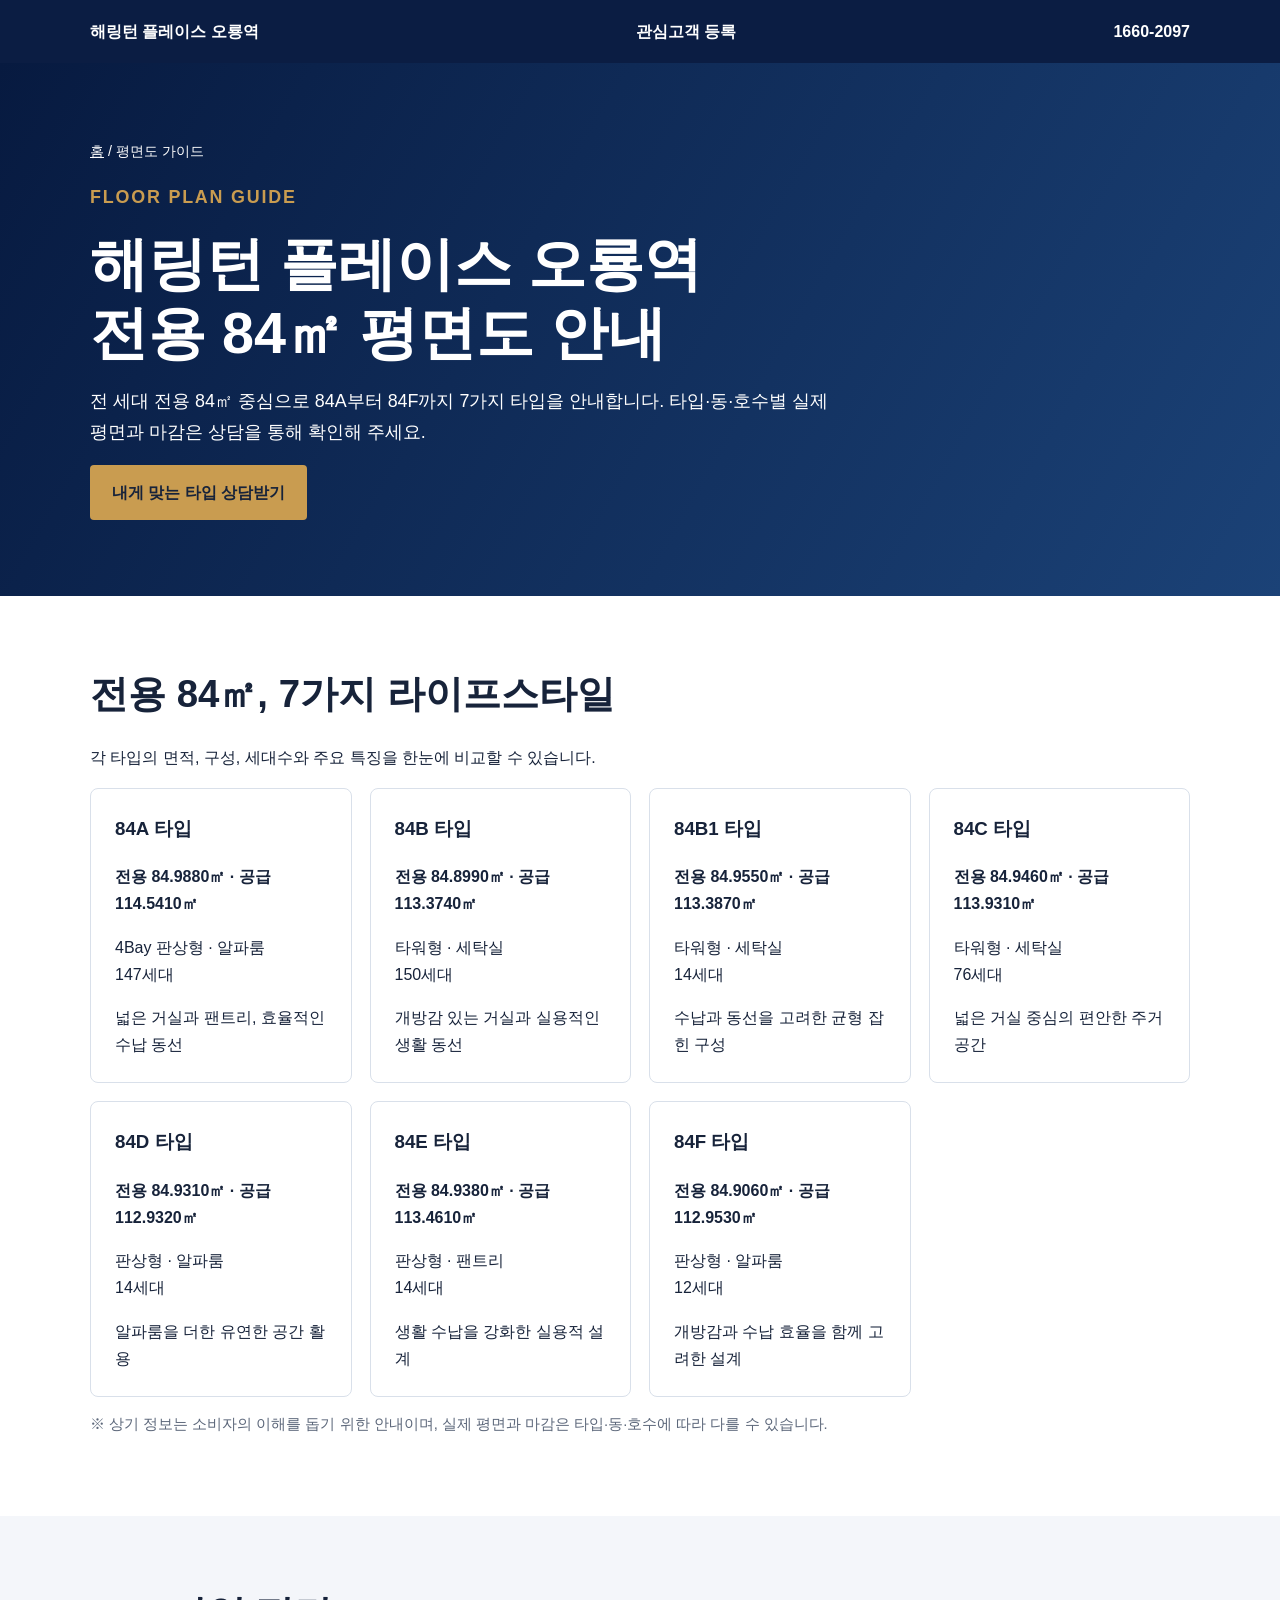
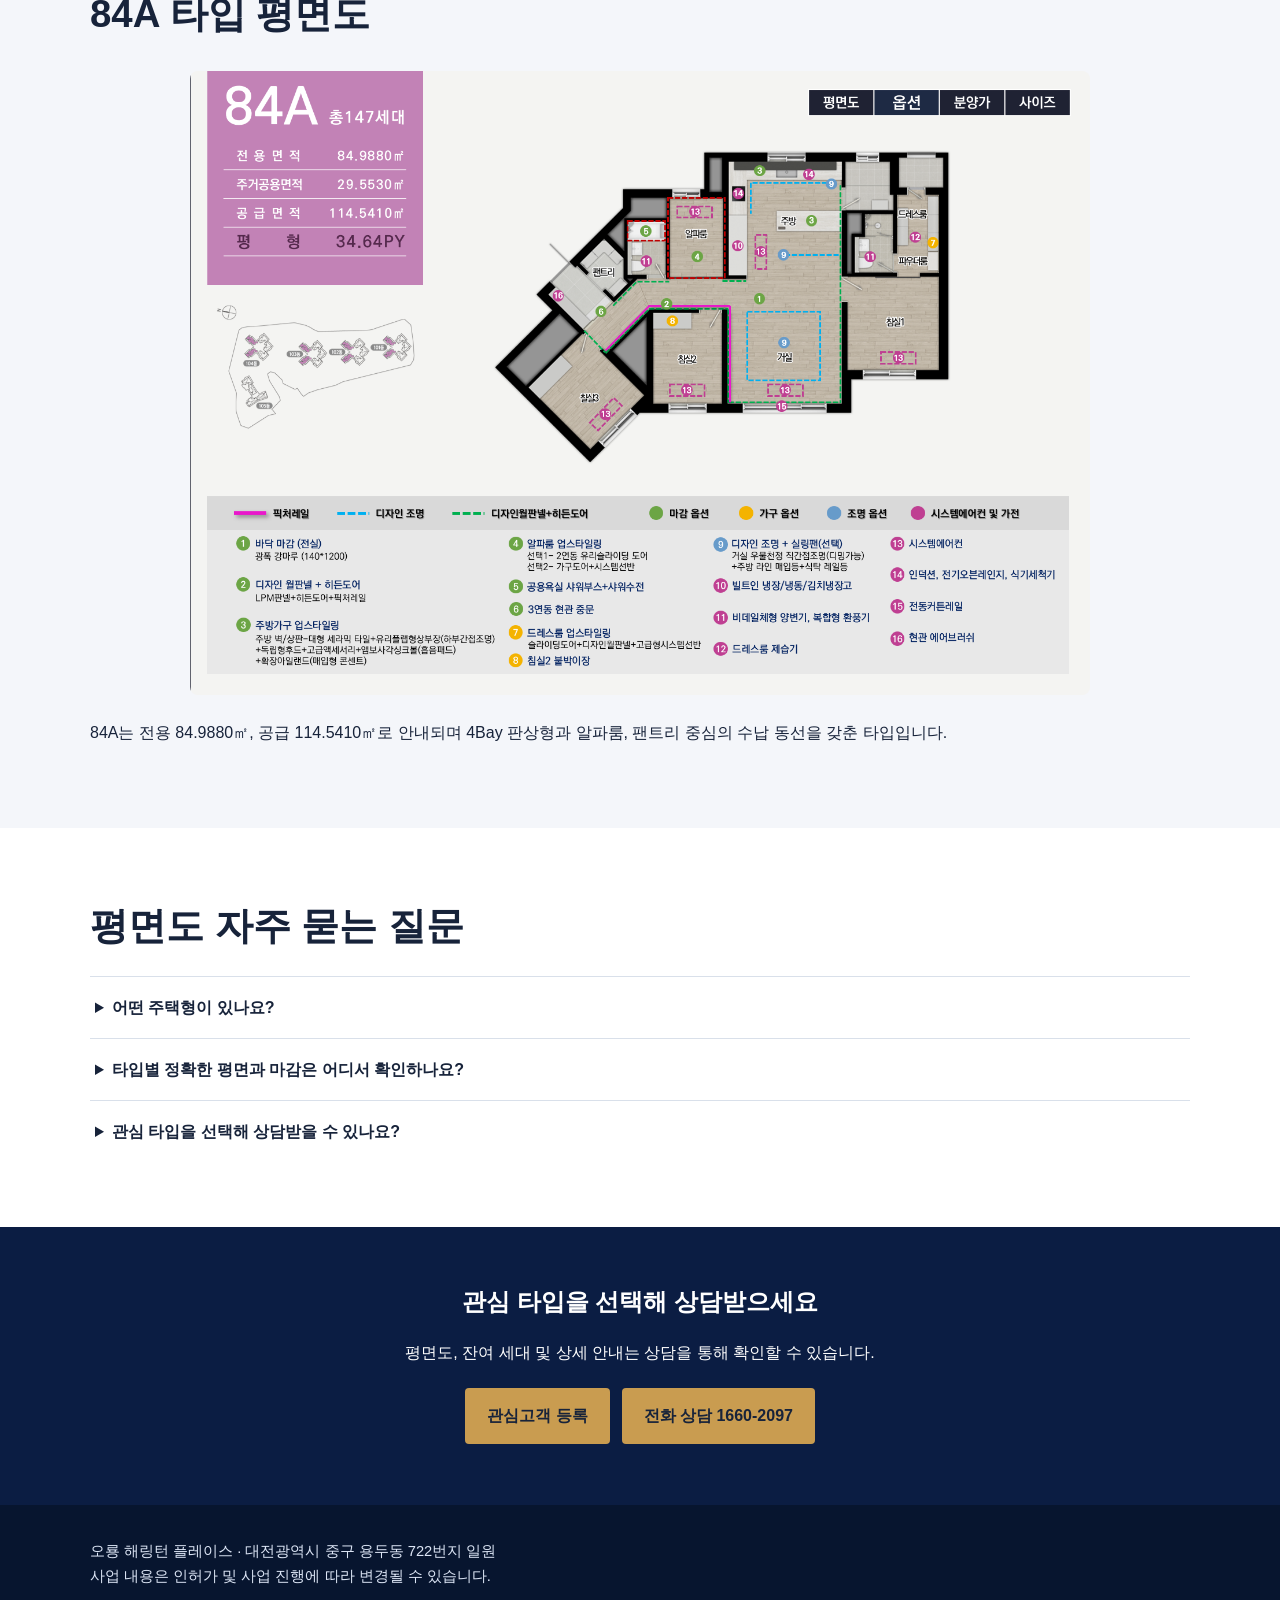
<file: floorplan-guide.html>
<!doctype html><html lang="ko"><head><meta charset="UTF-8"><meta name="viewport" content="width=device-width,initial-scale=1.0"><meta name="description" content="해링턴 플레이스 오룡역의 전용 84㎡ 평면도와 84A·84B·84B1·84C·84D·84E·84F 타입별 구성, 세대수, 특징을 확인하세요."><meta name="robots" content="index,follow,max-image-preview:large"><link rel="canonical" href="https://www.apt-model-house.com/floorplan-guide.html"><meta property="og:type" content="website"><meta property="og:locale" content="ko_KR"><meta property="og:title" content="해링턴 플레이스 오룡역 평면도 | 전용 84㎡ 7가지 타입"><meta property="og:description" content="전용 84㎡ 중심 7가지 타입의 구성과 특징을 확인하세요."><meta property="og:url" content="https://www.apt-model-house.com/floorplan-guide.html"><title>해링턴 플레이스 오룡역 평면도 | 전용 84㎡ 7가지 타입</title><script async src="https://www.googletagmanager.com/gtag/js?id=G-LRDB8XV9TQ"></script><script>window.dataLayer=window.dataLayer||[];function gtag(){dataLayer.push(arguments)}gtag('js',new Date());gtag('config','G-LRDB8XV9TQ');</script><script type="application/ld+json">{"@context":"https://schema.org","@type":"WebPage","name":"해링턴 플레이스 오룡역 평면도","url":"https://www.apt-model-house.com/floorplan-guide.html","inLanguage":"ko-KR","about":{"@type":"ApartmentComplex","name":"해링턴 플레이스 오룡역"}}</script><style>body{margin:0;font-family:Arial,"Noto Sans KR",sans-serif;color:#17233a;line-height:1.7}a{color:inherit}.shell{width:min(1100px,calc(100% - 40px));margin:auto}.site-header{background:#0b1d43;color:#fff;padding:18px 0}.nav{display:flex;gap:20px;align-items:center;justify-content:space-between;flex-wrap:wrap}.nav a{text-decoration:none;font-weight:700}.hero{background:linear-gradient(120deg,#071a40,#1b4277);color:#fff;padding:76px 0}.eyebrow{color:#c99c50;font-weight:800;letter-spacing:.1em}.hero h1{font-size:clamp(2rem,5vw,3.6rem);line-height:1.2;margin:10px 0}.hero p{max-width:760px;font-size:1.12rem}.button{display:inline-block;background:#c99c50;color:#17233a;text-decoration:none;font-weight:800;padding:14px 22px;border-radius:4px}.section{padding:65px 0}.section.alt{background:#f4f6fa}.section h2{font-size:clamp(1.7rem,3vw,2.4rem);margin:0 0 18px}.grid{display:grid;grid-template-columns:repeat(auto-fit,minmax(235px,1fr));gap:18px}.card{border:1px solid #d9e0ea;background:#fff;padding:24px;border-radius:8px}.card h3{margin-top:0}.card p{margin-bottom:0}.facts{display:grid;grid-template-columns:repeat(auto-fit,minmax(180px,1fr));gap:14px;margin:24px 0}.fact{background:#fff;border-left:4px solid #c99c50;padding:14px}.faq details{border-top:1px solid #d9e0ea;padding:17px 5px}.faq summary{font-weight:800;cursor:pointer}.notice{color:#5d687b;font-size:.92rem}.cta{background:#0b1d43;color:#fff;text-align:center;padding:55px 0}.cta h2{margin:0 0 14px}.cta a{margin:6px}.footer{background:#07152f;color:#dce5f5;padding:34px 0;font-size:.92rem}.breadcrumbs{font-size:.9rem;margin-bottom:18px}.image{display:block;width:100%;max-width:900px;margin:24px auto;border-radius:8px}@media(max-width:600px){.hero{padding:52px 0}.section{padding:48px 0}}</style></head><body><header class="site-header"><div class="shell nav"><a href="/">해링턴 플레이스 오룡역</a><a href="/#register">관심고객 등록</a><a href="tel:16602097">1660-2097</a></div></header><main><section class="hero"><div class="shell"><div class="breadcrumbs"><a href="/">홈</a> / 평면도 가이드</div><p class="eyebrow">FLOOR PLAN GUIDE</p><h1>해링턴 플레이스 오룡역<br>전용 84㎡ 평면도 안내</h1><p>전 세대 전용 84㎡ 중심으로 84A부터 84F까지 7가지 타입을 안내합니다. 타입·동·호수별 실제 평면과 마감은 상담을 통해 확인해 주세요.</p><a class="button" href="/#register">내게 맞는 타입 상담받기</a></div></section><section class="section"><div class="shell"><h2>전용 84㎡, 7가지 라이프스타일</h2><p>각 타입의 면적, 구성, 세대수와 주요 특징을 한눈에 비교할 수 있습니다.</p><div class="grid"><article class="card"><h3>84A 타입</h3><p><strong>전용 84.9880㎡ · 공급 114.5410㎡</strong></p><p>4Bay 판상형 · 알파룸<br>147세대</p><p>넓은 거실과 팬트리, 효율적인 수납 동선</p></article><article class="card"><h3>84B 타입</h3><p><strong>전용 84.8990㎡ · 공급 113.3740㎡</strong></p><p>타워형 · 세탁실<br>150세대</p><p>개방감 있는 거실과 실용적인 생활 동선</p></article><article class="card"><h3>84B1 타입</h3><p><strong>전용 84.9550㎡ · 공급 113.3870㎡</strong></p><p>타워형 · 세탁실<br>14세대</p><p>수납과 동선을 고려한 균형 잡힌 구성</p></article><article class="card"><h3>84C 타입</h3><p><strong>전용 84.9460㎡ · 공급 113.9310㎡</strong></p><p>타워형 · 세탁실<br>76세대</p><p>넓은 거실 중심의 편안한 주거공간</p></article><article class="card"><h3>84D 타입</h3><p><strong>전용 84.9310㎡ · 공급 112.9320㎡</strong></p><p>판상형 · 알파룸<br>14세대</p><p>알파룸을 더한 유연한 공간 활용</p></article><article class="card"><h3>84E 타입</h3><p><strong>전용 84.9380㎡ · 공급 113.4610㎡</strong></p><p>판상형 · 팬트리<br>14세대</p><p>생활 수납을 강화한 실용적 설계</p></article><article class="card"><h3>84F 타입</h3><p><strong>전용 84.9060㎡ · 공급 112.9530㎡</strong></p><p>판상형 · 알파룸<br>12세대</p><p>개방감과 수납 효율을 함께 고려한 설계</p></article></div><p class="notice">※ 상기 정보는 소비자의 이해를 돕기 위한 안내이며, 실제 평면과 마감은 타입·동·호수에 따라 다를 수 있습니다.</p></div></section><section class="section alt"><div class="shell"><h2>84A 타입 평면도</h2><img class="image" src="/floorplan-84a.png" alt="해링턴 플레이스 오룡역 84A 타입 평면도"><p>84A는 전용 84.9880㎡, 공급 114.5410㎡로 안내되며 4Bay 판상형과 알파룸, 팬트리 중심의 수납 동선을 갖춘 타입입니다.</p></div></section><section class="section faq"><div class="shell"><h2>평면도 자주 묻는 질문</h2><details><summary>어떤 주택형이 있나요?</summary><p>전용 84㎡ 중심으로 84A, 84B, 84B1, 84C, 84D, 84E, 84F 타입을 안내합니다.</p></details><details><summary>타입별 정확한 평면과 마감은 어디서 확인하나요?</summary><p>실제 평면과 마감은 타입·동·호수에 따라 다를 수 있으므로 관심고객 등록 후 상담으로 확인해 주세요.</p></details><details><summary>관심 타입을 선택해 상담받을 수 있나요?</summary><p>홈페이지 관심고객 등록에서 관심 주택형을 선택해 상담을 신청할 수 있습니다.</p></details></div></section><section class="cta"><div class="shell"><h2>관심 타입을 선택해 상담받으세요</h2><p>평면도, 잔여 세대 및 상세 안내는 상담을 통해 확인할 수 있습니다.</p><a class="button" href="/#register">관심고객 등록</a><a class="button" href="tel:16602097">전화 상담 1660-2097</a></div></section></main><footer class="footer"><div class="shell">오룡 해링턴 플레이스 · 대전광역시 중구 용두동 722번지 일원<br>사업 내용은 인허가 및 사업 진행에 따라 변경될 수 있습니다.</div></footer></body></html>
</file>
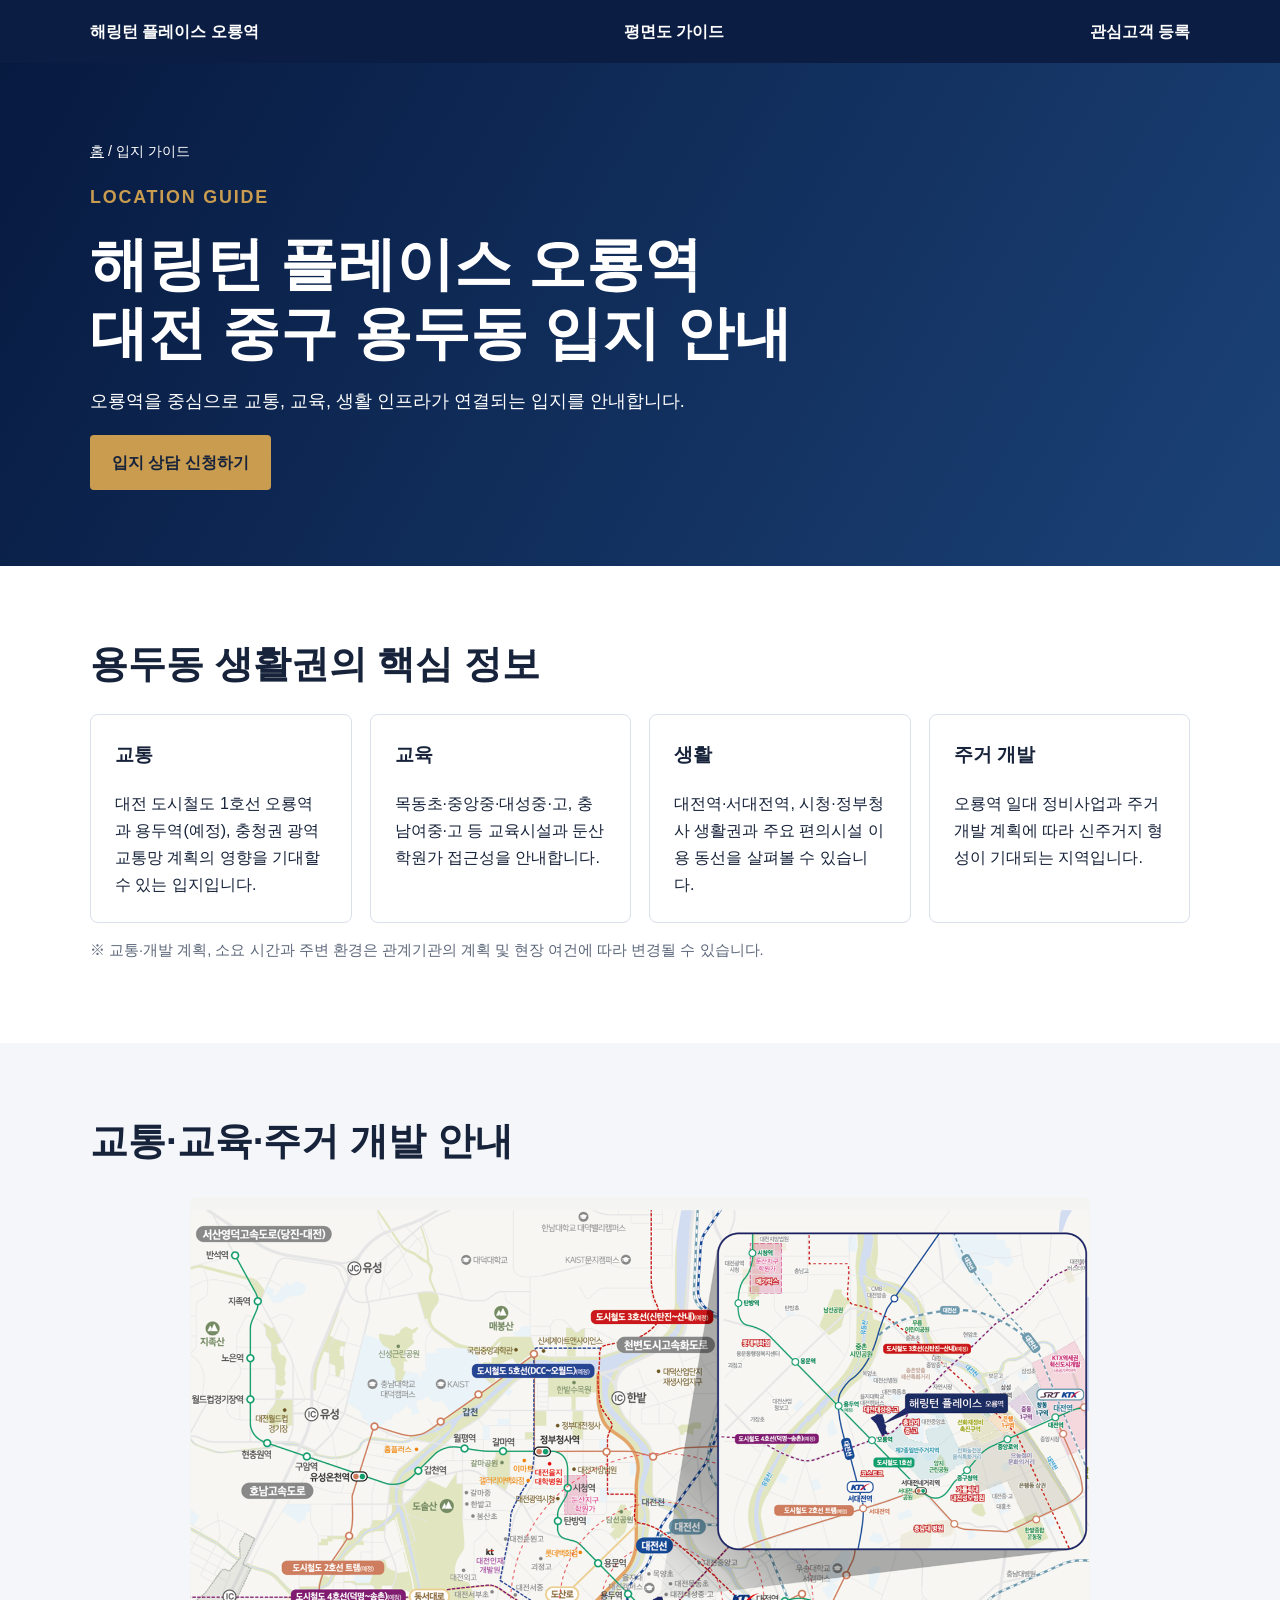
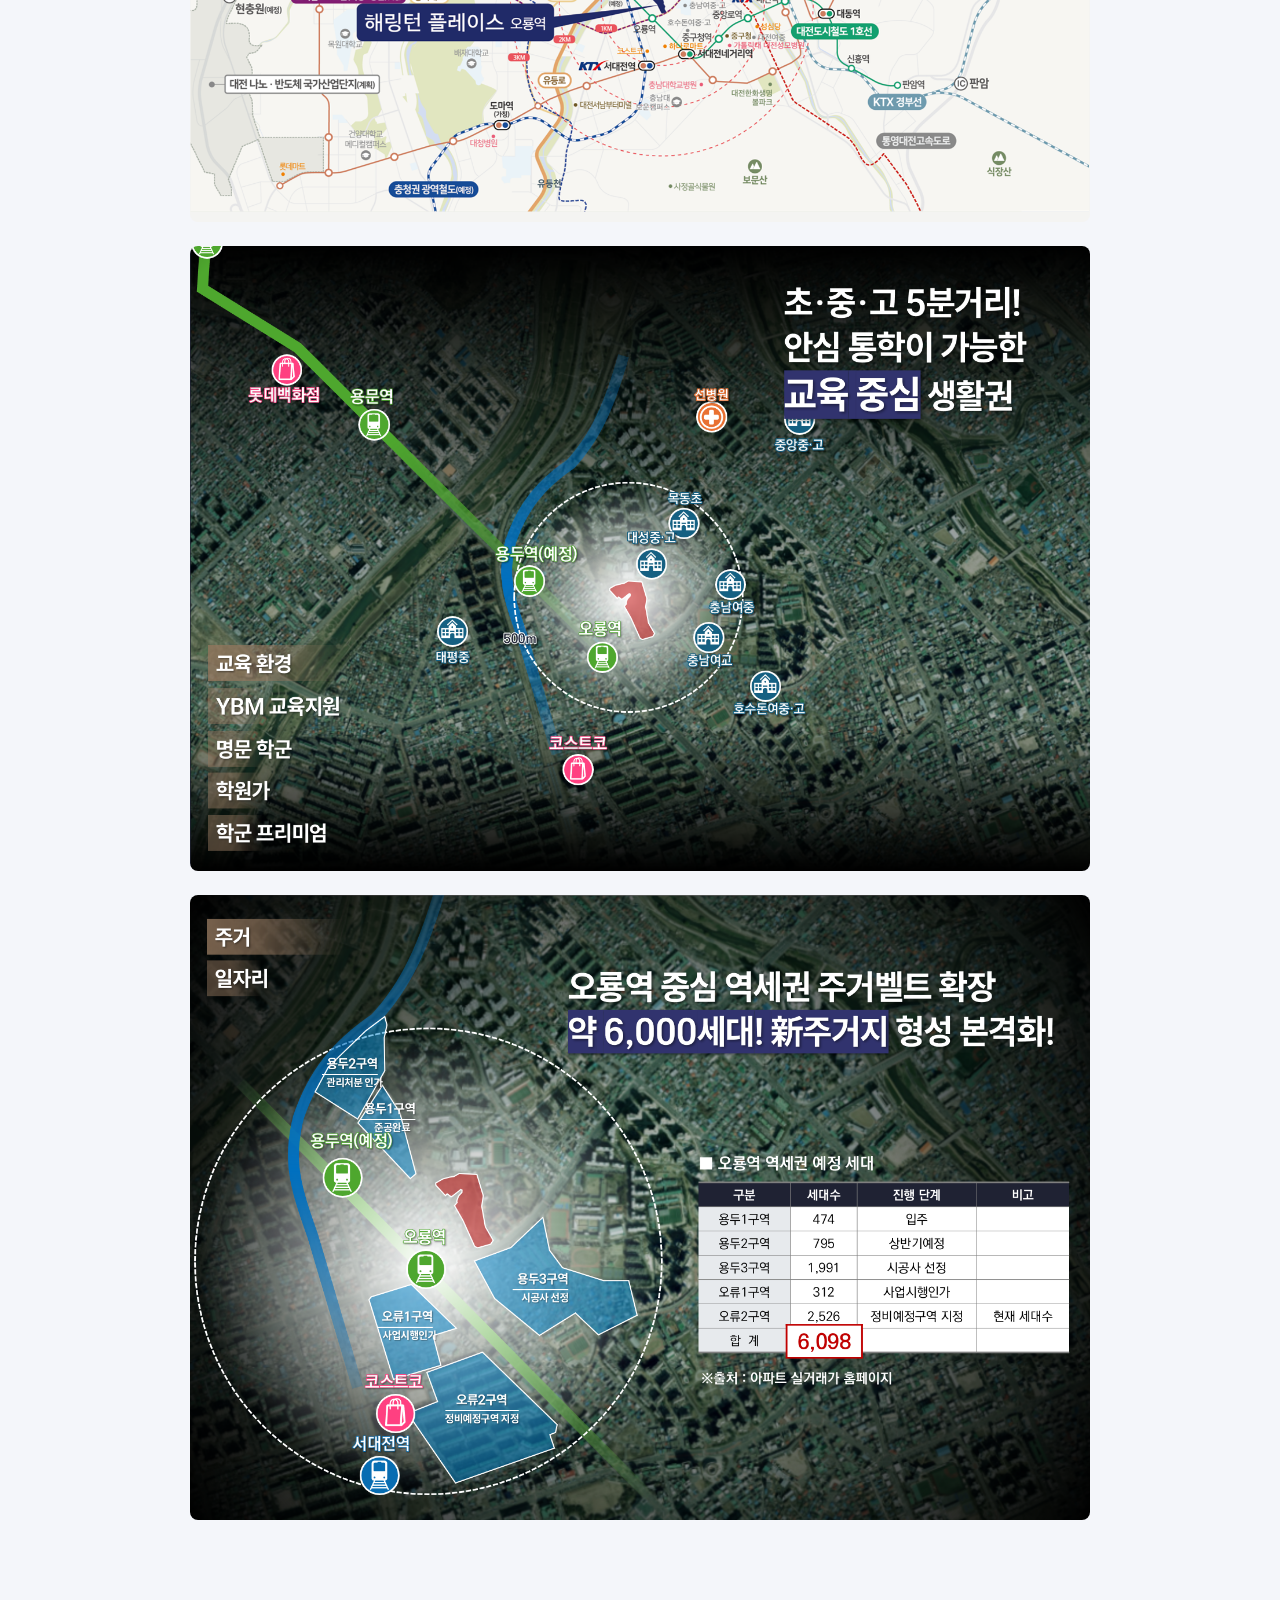
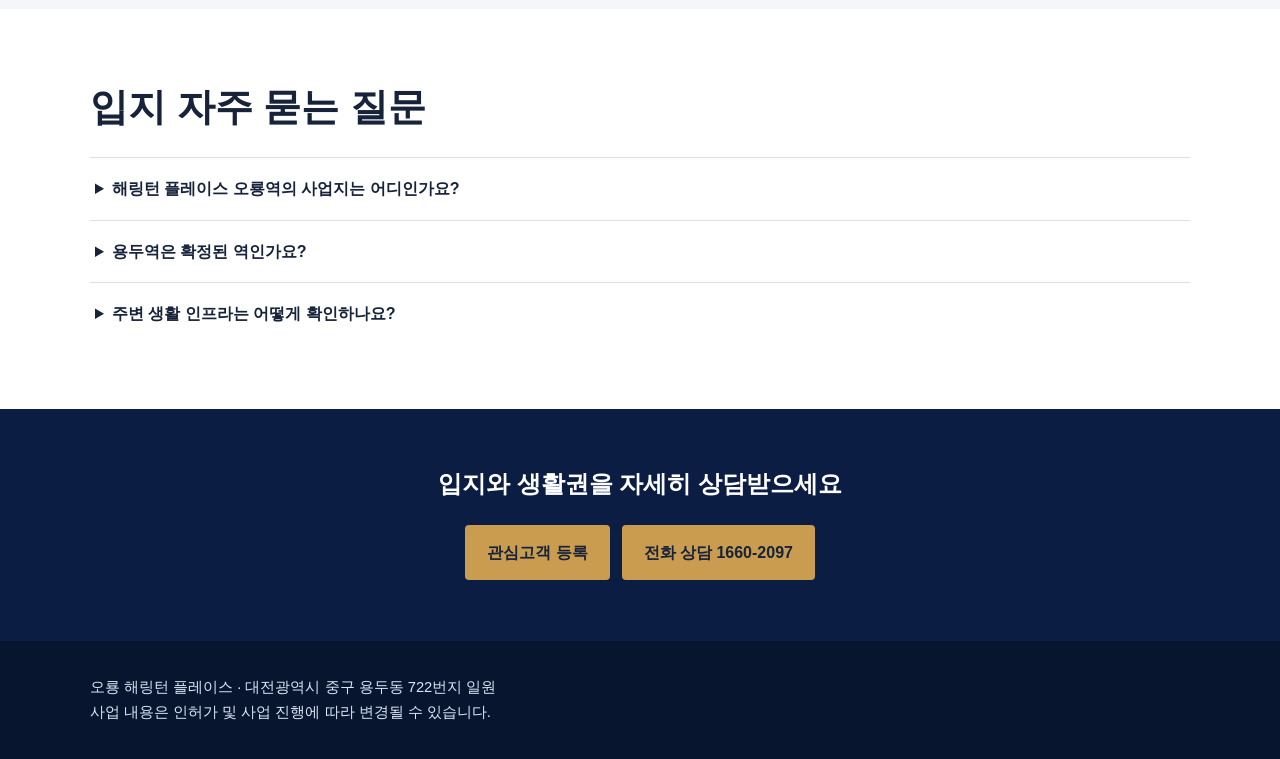
<file: location-guide.html>
<!doctype html><html lang="ko"><head><meta charset="UTF-8"><meta name="viewport" content="width=device-width,initial-scale=1.0"><meta name="description" content="대전 중구 용두동 해링턴 플레이스 오룡역의 교통, 교육, 생활 인프라와 오룡역 일대 주거 개발 계획을 확인하세요."><meta name="robots" content="index,follow,max-image-preview:large"><link rel="canonical" href="https://www.apt-model-house.com/location-guide.html"><meta property="og:type" content="website"><meta property="og:locale" content="ko_KR"><meta property="og:title" content="해링턴 플레이스 오룡역 입지 | 대전 중구 용두동 아파트"><meta property="og:description" content="오룡역 중심의 교통·교육·생활 인프라를 확인하세요."><meta property="og:url" content="https://www.apt-model-house.com/location-guide.html"><title>해링턴 플레이스 오룡역 입지 | 대전 중구 용두동 아파트</title><script async src="https://www.googletagmanager.com/gtag/js?id=G-LRDB8XV9TQ"></script><script>window.dataLayer=window.dataLayer||[];function gtag(){dataLayer.push(arguments)}gtag('js',new Date());gtag('config','G-LRDB8XV9TQ');</script><script type="application/ld+json">{"@context":"https://schema.org","@type":"WebPage","name":"해링턴 플레이스 오룡역 입지 안내","url":"https://www.apt-model-house.com/location-guide.html","inLanguage":"ko-KR","about":{"@type":"Place","name":"대전광역시 중구 용두동"}}</script><style>body{margin:0;font-family:Arial,"Noto Sans KR",sans-serif;color:#17233a;line-height:1.7}a{color:inherit}.shell{width:min(1100px,calc(100% - 40px));margin:auto}.site-header{background:#0b1d43;color:#fff;padding:18px 0}.nav{display:flex;gap:20px;align-items:center;justify-content:space-between;flex-wrap:wrap}.nav a{text-decoration:none;font-weight:700}.hero{background:linear-gradient(120deg,#071a40,#1b4277);color:#fff;padding:76px 0}.eyebrow{color:#c99c50;font-weight:800;letter-spacing:.1em}.hero h1{font-size:clamp(2rem,5vw,3.6rem);line-height:1.2;margin:10px 0}.hero p{max-width:760px;font-size:1.12rem}.button{display:inline-block;background:#c99c50;color:#17233a;text-decoration:none;font-weight:800;padding:14px 22px;border-radius:4px}.section{padding:65px 0}.section.alt{background:#f4f6fa}.section h2{font-size:clamp(1.7rem,3vw,2.4rem);margin:0 0 18px}.grid{display:grid;grid-template-columns:repeat(auto-fit,minmax(235px,1fr));gap:18px}.card{border:1px solid #d9e0ea;background:#fff;padding:24px;border-radius:8px}.card h3{margin-top:0}.card p{margin-bottom:0}.facts{display:grid;grid-template-columns:repeat(auto-fit,minmax(180px,1fr));gap:14px;margin:24px 0}.fact{background:#fff;border-left:4px solid #c99c50;padding:14px}.faq details{border-top:1px solid #d9e0ea;padding:17px 5px}.faq summary{font-weight:800;cursor:pointer}.notice{color:#5d687b;font-size:.92rem}.cta{background:#0b1d43;color:#fff;text-align:center;padding:55px 0}.cta h2{margin:0 0 14px}.cta a{margin:6px}.footer{background:#07152f;color:#dce5f5;padding:34px 0;font-size:.92rem}.breadcrumbs{font-size:.9rem;margin-bottom:18px}.image{display:block;width:100%;max-width:900px;margin:24px auto;border-radius:8px}@media(max-width:600px){.hero{padding:52px 0}.section{padding:48px 0}}</style></head><body><header class="site-header"><div class="shell nav"><a href="/">해링턴 플레이스 오룡역</a><a href="/floorplan-guide.html">평면도 가이드</a><a href="/#register">관심고객 등록</a></div></header><main><section class="hero"><div class="shell"><div class="breadcrumbs"><a href="/">홈</a> / 입지 가이드</div><p class="eyebrow">LOCATION GUIDE</p><h1>해링턴 플레이스 오룡역<br>대전 중구 용두동 입지 안내</h1><p>오룡역을 중심으로 교통, 교육, 생활 인프라가 연결되는 입지를 안내합니다.</p><a class="button" href="/#register">입지 상담 신청하기</a></div></section><section class="section"><div class="shell"><h2>용두동 생활권의 핵심 정보</h2><div class="grid"><article class="card"><h3>교통</h3><p>대전 도시철도 1호선 오룡역과 용두역(예정), 충청권 광역교통망 계획의 영향을 기대할 수 있는 입지입니다.</p></article><article class="card"><h3>교육</h3><p>목동초·중앙중·대성중·고, 충남여중·고 등 교육시설과 둔산 학원가 접근성을 안내합니다.</p></article><article class="card"><h3>생활</h3><p>대전역·서대전역, 시청·정부청사 생활권과 주요 편의시설 이용 동선을 살펴볼 수 있습니다.</p></article><article class="card"><h3>주거 개발</h3><p>오룡역 일대 정비사업과 주거 개발 계획에 따라 신주거지 형성이 기대되는 지역입니다.</p></article></div><p class="notice">※ 교통·개발 계획, 소요 시간과 주변 환경은 관계기관의 계획 및 현장 여건에 따라 변경될 수 있습니다.</p></div></section><section class="section alt"><div class="shell"><h2>교통·교육·주거 개발 안내</h2><img class="image" src="/location-transit-map.png" alt="오룡역 광역 교통망 안내"><img class="image" src="/location-education.png" alt="오룡역 교육 환경 안내"><img class="image" src="/location-development.png" alt="오룡역 주거벨트 개발 안내"></div></section><section class="section faq"><div class="shell"><h2>입지 자주 묻는 질문</h2><details><summary>해링턴 플레이스 오룡역의 사업지는 어디인가요?</summary><p>대전광역시 중구 용두동 722번지 일원입니다.</p></details><details><summary>용두역은 확정된 역인가요?</summary><p>용두역과 광역교통망 관련 내용은 관계기관 계획을 기준으로 한 안내이며, 사업 진행에 따라 변경될 수 있습니다.</p></details><details><summary>주변 생활 인프라는 어떻게 확인하나요?</summary><p>실제 이용 동선과 주변 환경은 현장 상담을 통해 확인해 주세요.</p></details></div></section><section class="cta"><div class="shell"><h2>입지와 생활권을 자세히 상담받으세요</h2><a class="button" href="/#register">관심고객 등록</a><a class="button" href="tel:16602097">전화 상담 1660-2097</a></div></section></main><footer class="footer"><div class="shell">오룡 해링턴 플레이스 · 대전광역시 중구 용두동 722번지 일원<br>사업 내용은 인허가 및 사업 진행에 따라 변경될 수 있습니다.</div></footer></body></html>
</file>
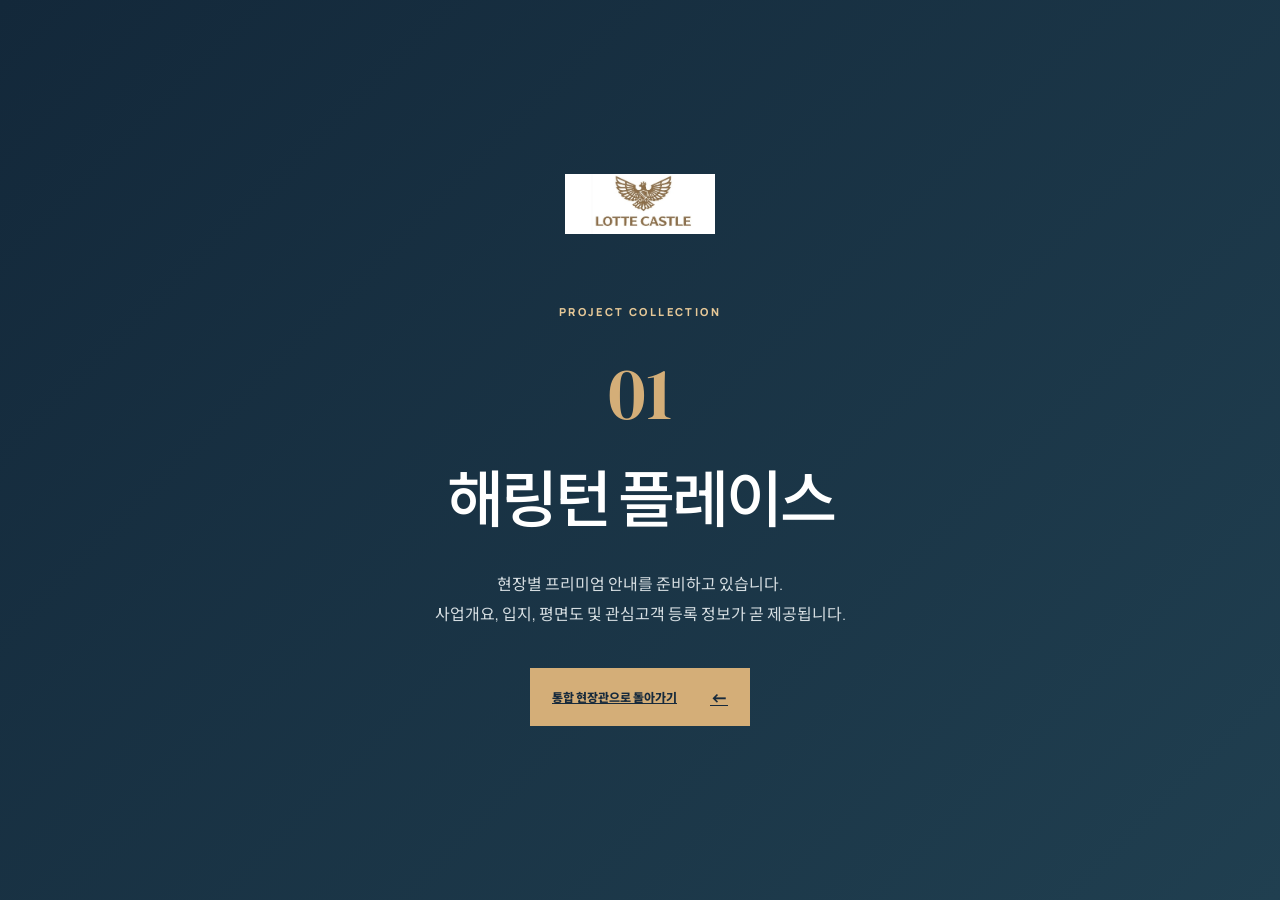
<file: project-preview.html>
<!doctype html>
<html lang="ko">
  <head>
    <meta charset="UTF-8" />
    <meta name="viewport" content="width=device-width, initial-scale=1.0" />
    <meta name="naver-site-verification" content="2960b978957e0ba2cbdfbfed275e03e70eb4bf20" />
    <!-- Google tag (gtag.js) -->
    <script async src="https://www.googletagmanager.com/gtag/js?id=G-44HCBXSR18"></script>
    <script>
      window.dataLayer = window.dataLayer || [];
      function gtag(){dataLayer.push(arguments);}
      gtag('js', new Date());
      gtag('config', 'G-44HCBXSR18');
    </script>
    <title>PROJECT COLLECTION</title>
    <link rel="preconnect" href="https://fonts.googleapis.com" />
    <link rel="preconnect" href="https://fonts.gstatic.com" crossorigin />
    <link href="https://fonts.googleapis.com/css2?family=DM+Serif+Display:ital@0;1&family=Manrope:wght@400;500;600;700;800&family=Noto+Sans+KR:wght@400;500;600;700;800&display=swap" rel="stylesheet" />
    <style>:root{--ink:#172a3c;--gold:#d4ae78;--cream:#f5f1eb}*{box-sizing:border-box}body{min-height:100vh;margin:0;background:linear-gradient(135deg,#13283a,#203f50);color:white;font-family:Manrope,"Noto Sans KR",sans-serif;display:grid;place-items:center;padding:30px}.wrap{width:min(840px,100%);text-align:center}.logo{display:block;width:150px;height:60px;margin:0 auto 70px;background:#fff url("lotte-castle-logo.jpg") center/contain no-repeat}.eyebrow{color:#e6c897;font-size:11px;font-weight:800;letter-spacing:2.4px}.number{font:75px "DM Serif Display",serif;color:var(--gold);margin:22px 0 6px}.name{font-size:clamp(37px,6vw,62px);font-weight:500;letter-spacing:-3px;margin:0}.copy{line-height:1.9;color:#d5dde1;margin:28px 0 39px}.button{display:inline-flex;align-items:center;gap:33px;padding:17px 22px;background:var(--gold);color:var(--ink);font-size:12px;font-weight:800}.button span{font-size:18px}@media(max-width:600px){.logo{margin-bottom:45px}.number{font-size:60px}.name{letter-spacing:-2px}.copy{font-size:13px}}</style>
  </head>
  <body>
    <main class="wrap"><a class="logo" href="index.html" aria-label="통합 현장관으로 돌아가기"></a><p class="eyebrow">PROJECT COLLECTION</p><div class="number" id="number">01</div><h1 class="name" id="name">해링턴 플레이스</h1><p class="copy">현장별 프리미엄 안내를 준비하고 있습니다.<br />사업개요, 입지, 평면도 및 관심고객 등록 정보가 곧 제공됩니다.</p><a class="button" href="index.html">통합 현장관으로 돌아가기 <span>←</span></a></main><script>const data={haerington:['01','해링턴 플레이스'],sujain:['03','문화공원 수자인'],thesharp:['04','관저동 더샵'],lepied:['05','르피에드']};const selected=data[new URLSearchParams(location.search).get('site')]||data.haerington;document.querySelector('#number').textContent=selected[0];document.querySelector('#name').textContent=selected[1];document.title=selected[1]+' | PROJECT COLLECTION';</script>
  </body>
</html>
</file>
